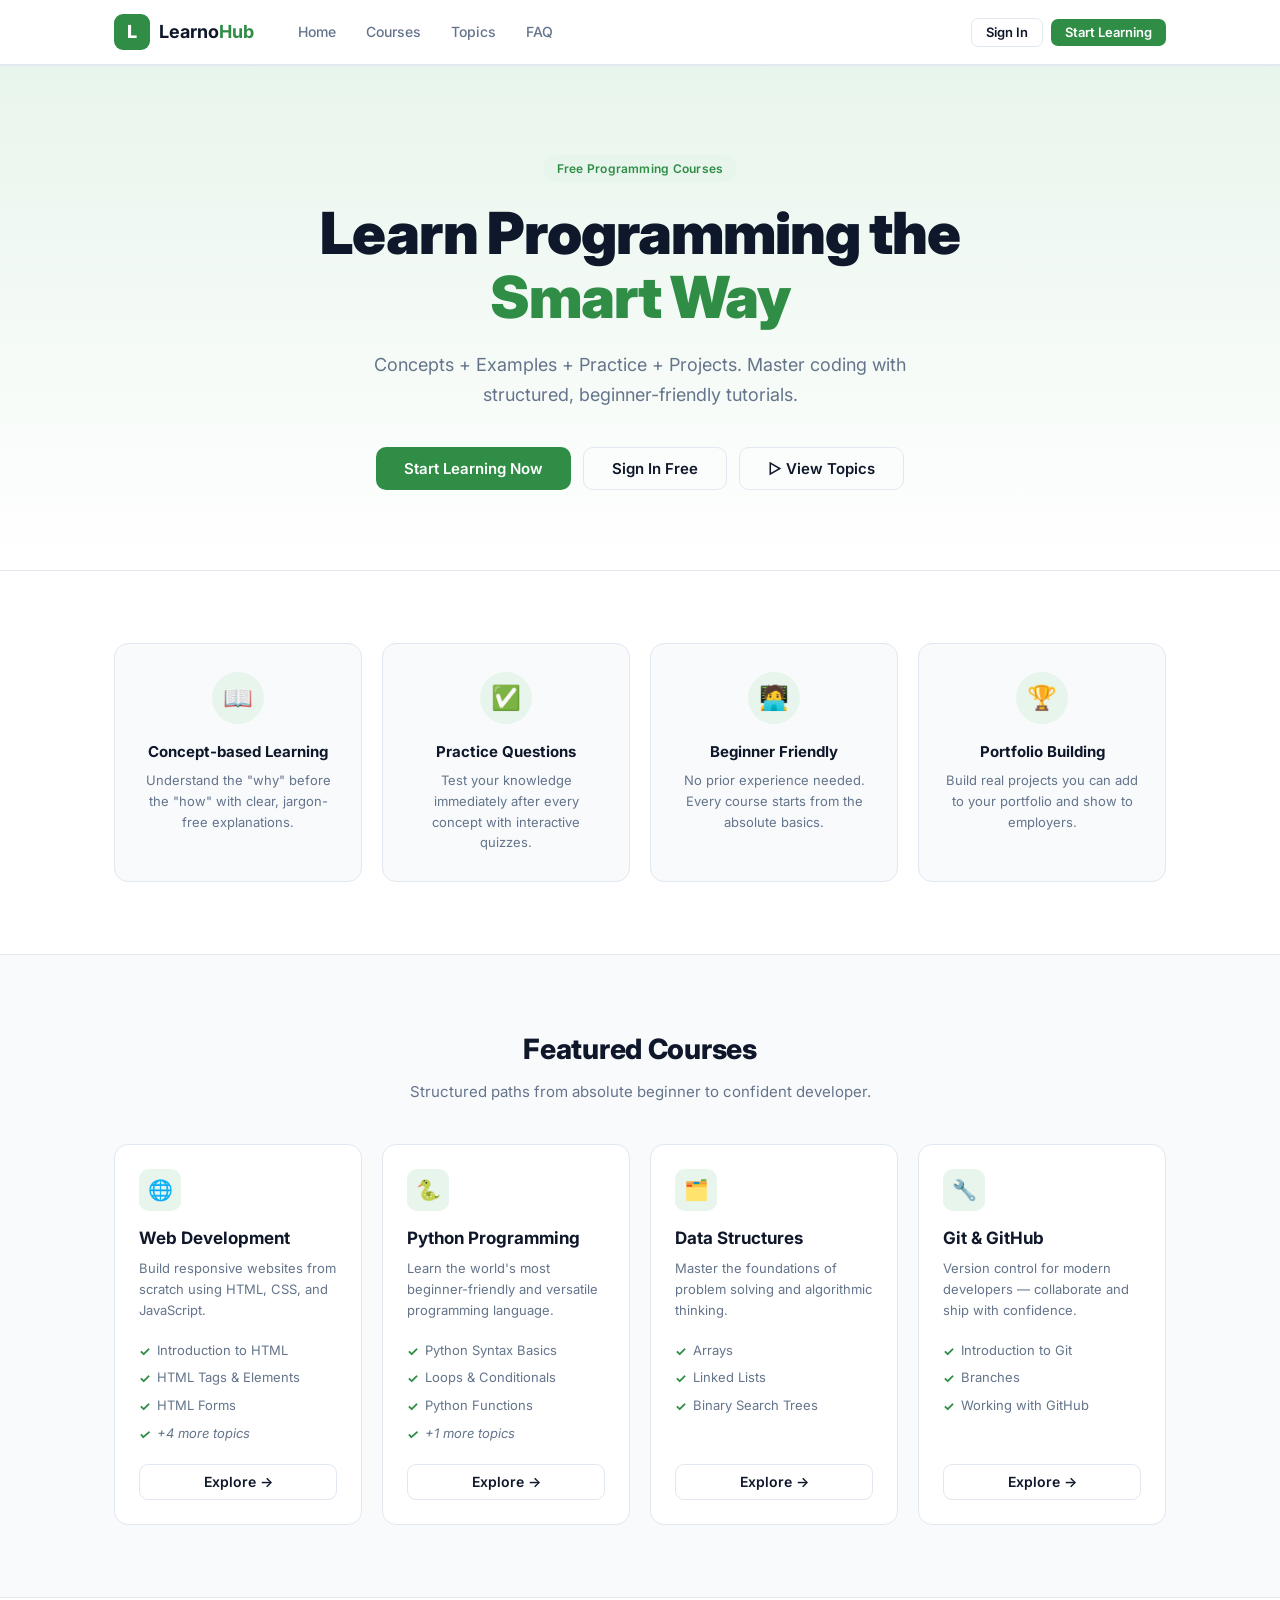
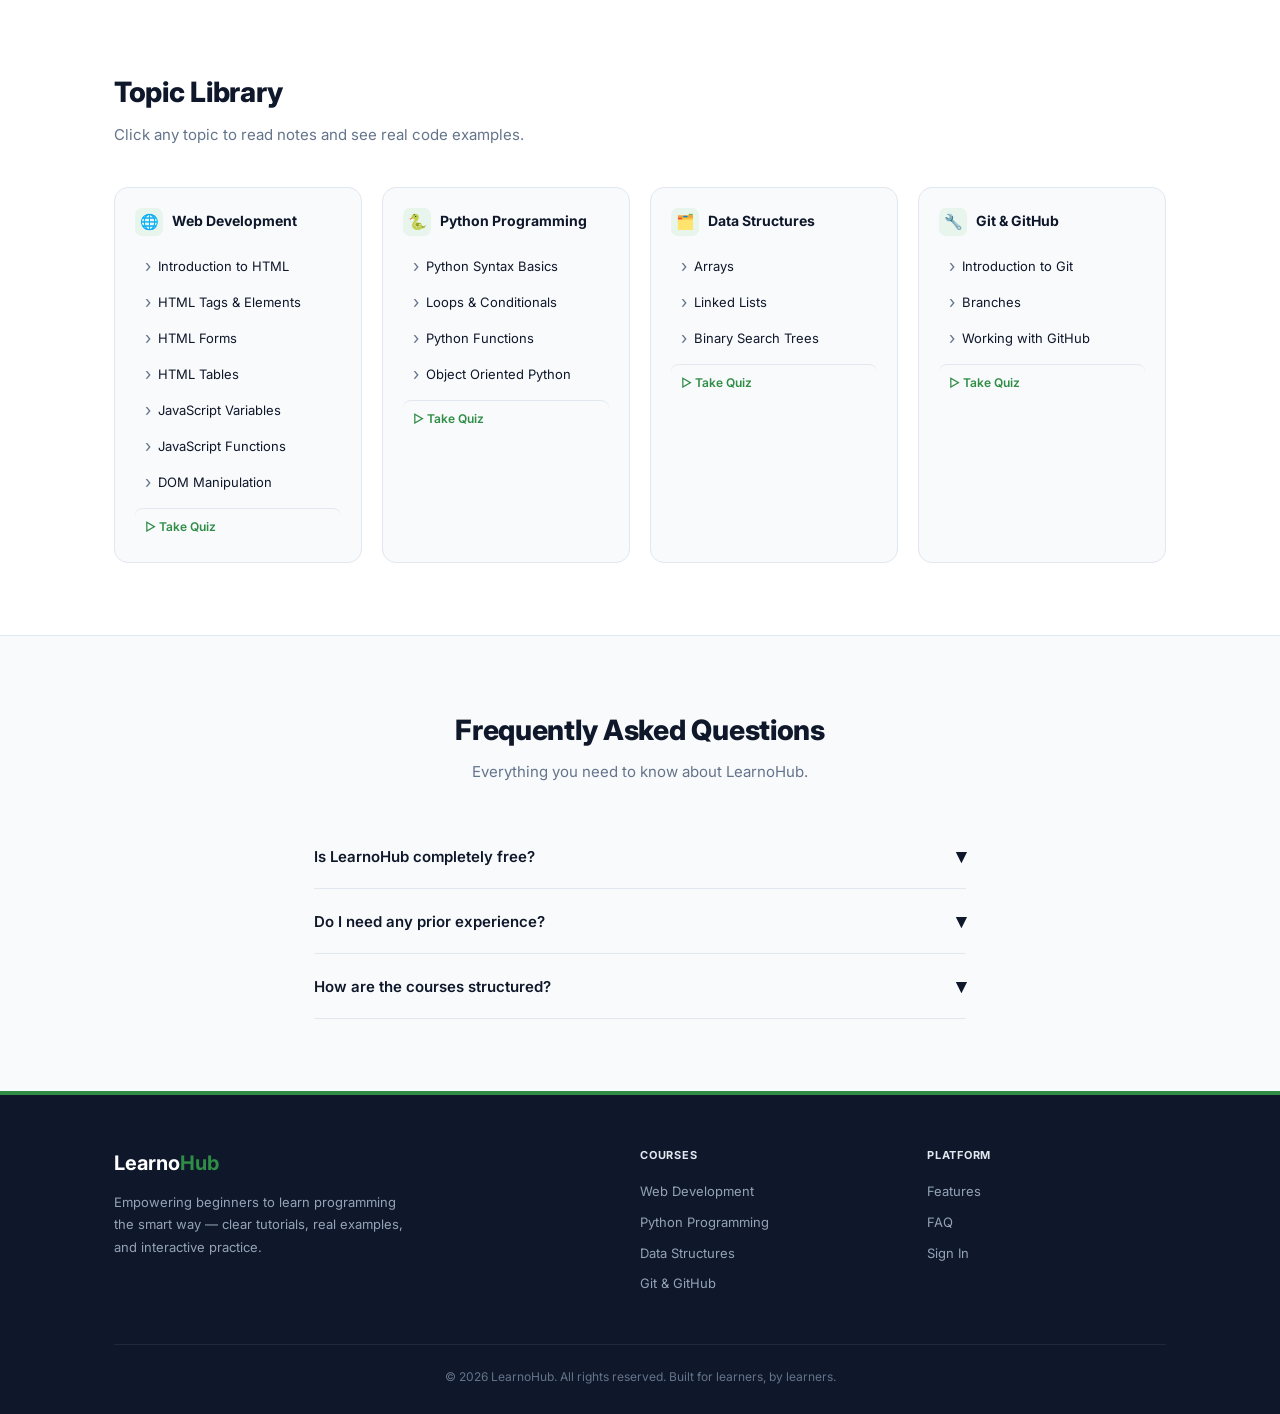
<file: index.html>
<!DOCTYPE html>
<html lang="en">
<head>
  <meta charset="UTF-8" />
  <meta name="viewport" content="width=device-width, initial-scale=1.0" />
  <title>LearnoHub — Learn Programming the Smart Way</title>
  <link rel="preconnect" href="https://fonts.googleapis.com">
  <link rel="preconnect" href="https://fonts.gstatic.com" crossorigin>
  <link href="https://fonts.googleapis.com/css2?family=Inter:wght@400;500;600;700;800;900&family=Fira+Code:wght@400;500&display=swap" rel="stylesheet">
  <style>
    /* ── Reset ── */
    *, *::before, *::after { box-sizing: border-box; margin: 0; padding: 0; }
    html { scroll-behavior: smooth; }

    /* ── Variables ── */
    :root {
      --green:       #2f8d46;
      --green-dark:  #1e6330;
      --green-light: #e8f5ec;
      --green-mid:   #c6e8cf;
      --white:       #ffffff;
      --bg:          #f8fafc;
      --border:      #e2e8f0;
      --text:        #0f172a;
      --muted:       #64748b;
      --card-bg:     #ffffff;
      --code-bg:     #1e1e1e;
      --code-head:   #2d2d2d;
      --r:           12px;
      --sh:          0 1px 3px rgba(0,0,0,.06), 0 1px 2px rgba(0,0,0,.04);
      --sh-md:       0 4px 16px rgba(0,0,0,.08), 0 1px 4px rgba(0,0,0,.04);
      --sh-lg:       0 10px 40px rgba(0,0,0,.10);
      --tr:          .2s ease;
    }

    body {
      font-family: 'Inter', system-ui, sans-serif;
      background: var(--bg);
      color: var(--text);
      line-height: 1.6;
      font-size: 15px;
      -webkit-font-smoothing: antialiased;
    }

    /* ── Utilities ── */
    .hidden   { display: none !important; }
    .con      { max-width: 1100px; margin: 0 auto; padding: 0 24px; }
    .g        { color: var(--green); }
    .badge    { display: inline-block; padding: 4px 14px; border-radius: 999px;
                font-size: 12px; font-weight: 600; letter-spacing: .02em;
                background: var(--green-light); color: var(--green); }

    /* ═══════════════════════════════
       NAVBAR
    ═══════════════════════════════ */
    nav {
      position: sticky; top: 0; z-index: 200;
      background: rgba(255,255,255,.95);
      backdrop-filter: blur(10px);
      border-bottom: 1px solid var(--border);
      box-shadow: 0 1px 0 var(--border);
      transition: box-shadow var(--tr);
    }
    nav.scrolled { box-shadow: var(--sh-md); }
    .nav-in {
      display: flex; align-items: center; height: 64px; gap: 32px;
    }
    .logo {
      display: flex; align-items: center; gap: 9px;
      cursor: pointer; flex-shrink: 0; text-decoration: none;
    }
    .logo-icon {
      width: 36px; height: 36px; border-radius: 9px;
      background: var(--green); color: #fff;
      font-weight: 800; font-size: 18px;
      display: flex; align-items: center; justify-content: center;
    }
    .logo-name { font-weight: 700; font-size: 18px; color: var(--text); }
    .logo-name span { color: var(--green); }

    .nav-links {
      display: flex; align-items: center; gap: 6px; flex: 1;
    }
    .nav-links a {
      padding: 7px 12px; border-radius: 7px;
      font-size: 14px; font-weight: 500; color: var(--muted);
      cursor: pointer; transition: background var(--tr), color var(--tr);
      text-decoration: none; white-space: nowrap;
    }
    .nav-links a:hover { background: var(--bg); color: var(--text); }

    .nav-actions { display: flex; align-items: center; gap: 8px; flex-shrink: 0; }
    #nav-welcome {
      font-size: 13px; font-weight: 600; color: var(--green);
      background: var(--green-light); padding: 5px 13px; border-radius: 999px;
    }
    #btn-logout {
      font-size: 12px; font-weight: 500; color: var(--muted);
      background: none; border: none; cursor: pointer; padding: 5px 8px;
      border-radius: 6px; transition: color var(--tr), background var(--tr);
    }
    #btn-logout:hover { color: #ef4444; background: #fef2f2; }

    .hamburger { display: none; background: none; border: none; cursor: pointer; padding: 6px; }
    .hamburger span {
      display: block; width: 22px; height: 2px;
      background: var(--text); border-radius: 2px; margin: 5px 0;
      transition: all .3s;
    }
    #mob-menu {
      display: none; flex-direction: column; gap: 2px;
      background: var(--white); border-top: 1px solid var(--border);
      padding: 10px 16px 14px;
    }
    #mob-menu a {
      padding: 10px 12px; border-radius: 8px;
      font-size: 14px; font-weight: 500; color: var(--text);
      cursor: pointer; transition: background var(--tr);
    }
    #mob-menu a:hover { background: var(--bg); }

    /* ═══════════════════════════════
       BUTTONS
    ═══════════════════════════════ */
    .btn {
      display: inline-flex; align-items: center; gap: 7px;
      padding: 10px 20px; border-radius: 9px;
      font-family: 'Inter', sans-serif; font-size: 14px; font-weight: 600;
      cursor: pointer; border: none; transition: all var(--tr);
      white-space: nowrap; text-decoration: none; line-height: 1;
    }
    .btn-primary { background: var(--green); color: #fff; }
    .btn-primary:hover { background: var(--green-dark); transform: translateY(-1px); box-shadow: 0 4px 12px rgba(47,141,70,.35); }
    .btn-outline {
      background: transparent; color: var(--text);
      border: 1.5px solid var(--border);
    }
    .btn-outline:hover { border-color: var(--green); color: var(--green); background: var(--green-light); }
    .btn-ghost { background: none; border: none; color: var(--muted); }
    .btn-ghost:hover { color: var(--green); }
    .btn-sm { padding: 7px 14px; font-size: 13px; border-radius: 7px; }
    .btn-lg { padding: 13px 28px; font-size: 15px; border-radius: 10px; }

    /* ═══════════════════════════════
       PAGE: LOGIN
    ═══════════════════════════════ */
    #page-login {
      min-height: calc(100vh - 64px);
      display: flex; align-items: center; justify-content: center;
      padding: 60px 24px;
      background: linear-gradient(135deg, var(--green-light) 0%, var(--white) 60%);
    }
    .login-box {
      width: 100%; max-width: 420px;
      background: var(--white); border: 1px solid var(--border);
      border-radius: 16px; box-shadow: var(--sh-lg);
      padding: 44px 40px;
    }
    .login-icon-wrap {
      width: 56px; height: 56px; border-radius: 14px;
      background: var(--green-light); color: var(--green);
      font-size: 26px; display: flex; align-items: center; justify-content: center;
      margin: 0 auto 20px;
    }
    .login-box h2 { text-align: center; font-size: 22px; font-weight: 800; margin-bottom: 6px; }
    .login-box .sub { text-align: center; color: var(--muted); font-size: 14px; margin-bottom: 28px; }
    .field { margin-bottom: 16px; }
    .field label { display: block; font-size: 13px; font-weight: 600; margin-bottom: 6px; }
    .field input {
      width: 100%; padding: 10px 14px;
      border: 1.5px solid var(--border); border-radius: 8px;
      font-family: 'Inter', sans-serif; font-size: 14px;
      outline: none; transition: border var(--tr), box-shadow var(--tr);
      background: var(--white); color: var(--text);
    }
    .field input:focus { border-color: var(--green); box-shadow: 0 0 0 3px rgba(47,141,70,.12); }
    .field input.err-input { border-color: #ef4444; }
    .field .err { color: #ef4444; font-size: 12px; margin-top: 4px; }
    .login-note { text-align: center; font-size: 12px; color: var(--muted); margin-top: 16px; }

    /* ═══════════════════════════════
       PAGE: HOME — HERO
    ═══════════════════════════════ */
    #welcome-bar {
      background: var(--green); color: #fff;
      text-align: center; padding: 11px 20px;
      font-size: 13px; font-weight: 600;
    }

    .hero {
      padding: 90px 24px 80px;
      background: linear-gradient(180deg, var(--green-light) 0%, var(--white) 100%);
      border-bottom: 1px solid var(--border);
      text-align: center;
    }
    .hero .badge { margin-bottom: 22px; }
    .hero h1 {
      font-size: clamp(30px, 6vw, 58px);
      font-weight: 900; line-height: 1.1;
      letter-spacing: -.02em; margin-bottom: 20px;
    }
    .hero p {
      font-size: clamp(15px, 2vw, 18px); color: var(--muted);
      max-width: 580px; margin: 0 auto 36px; line-height: 1.7;
    }
    .hero-btns { display: flex; gap: 12px; justify-content: center; flex-wrap: wrap; }

    /* ═══════════════════════════════
       SECTION SHELL
    ═══════════════════════════════ */
    .sec { padding: 72px 24px; }
    .sec-title { font-size: 28px; font-weight: 800; margin-bottom: 8px; letter-spacing: -.01em; }
    .sec-sub { color: var(--muted); font-size: 15px; margin-bottom: 40px; }

    /* ═══════════════════════════════
       FEATURES
    ═══════════════════════════════ */
    #sec-features { background: var(--white); border-bottom: 1px solid var(--border); }
    .feat-grid { display: grid; grid-template-columns: repeat(auto-fit, minmax(220px, 1fr)); gap: 20px; }
    .feat-card {
      padding: 28px 24px; border-radius: 14px;
      background: var(--bg); border: 1px solid var(--border);
      text-align: center;
      transition: transform var(--tr), box-shadow var(--tr), border-color var(--tr);
    }
    .feat-card:hover { transform: translateY(-4px); box-shadow: var(--sh-md); border-color: var(--green-mid); }
    .feat-icon {
      width: 52px; height: 52px; border-radius: 50%;
      background: var(--green-light); color: var(--green);
      font-size: 24px; display: flex; align-items: center; justify-content: center;
      margin: 0 auto 16px;
    }
    .feat-card h3 { font-size: 15px; font-weight: 700; margin-bottom: 6px; }
    .feat-card p  { font-size: 13px; color: var(--muted); line-height: 1.6; }

    /* ═══════════════════════════════
       COURSES
    ═══════════════════════════════ */
    #sec-courses { background: var(--bg); border-bottom: 1px solid var(--border); }
    .courses-grid { display: grid; grid-template-columns: repeat(auto-fit, minmax(240px, 1fr)); gap: 20px; }
    .course-card {
      background: var(--white); border: 1.5px solid var(--border);
      border-radius: 14px; padding: 24px;
      display: flex; flex-direction: column;
      transition: border-color var(--tr), box-shadow var(--tr), transform var(--tr);
    }
    .course-card:hover { border-color: var(--green); box-shadow: var(--sh-md); transform: translateY(-3px); }
    .course-icon {
      width: 42px; height: 42px; border-radius: 10px;
      background: var(--green-light); color: var(--green);
      font-size: 20px; display: flex; align-items: center; justify-content: center;
      margin-bottom: 14px;
    }
    .course-card h3 { font-size: 17px; font-weight: 700; margin-bottom: 6px; }
    .course-card .desc { font-size: 13px; color: var(--muted); margin-bottom: 16px; line-height: 1.6; }
    .course-topics-ul { list-style: none; margin-bottom: 16px; flex: 1; }
    .course-topics-ul li {
      font-size: 13px; color: var(--muted); padding: 3px 0;
      display: flex; align-items: flex-start; gap: 7px;
    }
    .course-topics-ul li::before {
      content: "✓"; color: var(--green); font-weight: 700; flex-shrink: 0; margin-top: 1px;
    }
    .course-score-pill {
      font-size: 11px; font-weight: 600; color: var(--green);
      background: var(--green-light); padding: 3px 10px;
      border-radius: 999px; margin-bottom: 14px; display: inline-block;
    }

    /* ═══════════════════════════════
       TOPICS OVERVIEW
    ═══════════════════════════════ */
    #sec-topics { background: var(--white); border-bottom: 1px solid var(--border); }
    .topics-grid { display: grid; grid-template-columns: repeat(auto-fit, minmax(230px, 1fr)); gap: 20px; }
    .topic-col {
      background: var(--bg); border: 1px solid var(--border);
      border-radius: 14px; padding: 20px; overflow: hidden;
    }
    .topic-col-hd {
      display: flex; align-items: center; gap: 9px;
      font-weight: 700; font-size: 14px; margin-bottom: 12px;
    }
    .topic-col-icon {
      width: 28px; height: 28px; border-radius: 7px;
      background: var(--green-light); color: var(--green);
      font-size: 15px; display: flex; align-items: center; justify-content: center;
    }
    .t-link {
      display: flex; align-items: center; gap: 7px; width: 100%;
      padding: 8px 10px; border-radius: 8px; border: none; background: none;
      font-family: 'Inter', sans-serif; font-size: 13px; color: var(--text);
      cursor: pointer; text-align: left; transition: background var(--tr), color var(--tr);
    }
    .t-link::before { content: "›"; color: var(--muted); font-size: 17px; }
    .t-link:hover { background: var(--green-light); color: var(--green); }
    .t-link:hover::before { color: var(--green); }
    .q-link {
      display: flex; align-items: center; gap: 7px; width: 100%;
      margin-top: 8px; padding: 8px 10px; border-radius: 8px;
      border: none; background: none; border-top: 1px solid var(--border);
      font-family: 'Inter', sans-serif; font-size: 12px; font-weight: 600; color: var(--green);
      cursor: pointer; padding-top: 10px; transition: background var(--tr);
    }
    .q-link:hover { background: var(--green-light); }

    /* ═══════════════════════════════
       FAQ
    ═══════════════════════════════ */
    #sec-faq { background: var(--bg); }
    .faq-wrap { max-width: 700px; margin: 0 auto; }
    .faq-item { border-bottom: 1px solid var(--border); }
    .faq-q {
      width: 100%; text-align: left; background: none; border: none;
      padding: 20px 0; font-family: 'Inter', sans-serif; font-size: 15px; font-weight: 600;
      color: var(--text); cursor: pointer;
      display: flex; justify-content: space-between; align-items: center; gap: 16px;
    }
    .faq-q:hover { color: var(--green); }
    .faq-q .arr { font-size: 20px; transition: transform .25s; flex-shrink: 0; }
    .faq-q.open .arr { transform: rotate(180deg); }
    .faq-a { font-size: 14px; color: var(--muted); padding-bottom: 18px; display: none; line-height: 1.7; }

    /* ═══════════════════════════════
       PAGE: COURSE
    ═══════════════════════════════ */
    .course-hero {
      padding: 52px 24px 44px;
      background: linear-gradient(180deg, var(--green-light) 0%, var(--white) 100%);
      border-bottom: 1px solid var(--border);
    }
    .back-btn {
      display: inline-flex; align-items: center; gap: 5px;
      background: none; border: none; font-family: 'Inter', sans-serif;
      font-size: 13px; color: var(--muted); cursor: pointer;
      padding: 6px 0; margin-bottom: 18px;
      transition: color var(--tr);
    }
    .back-btn:hover { color: var(--green); }
    .course-hero h1 { font-size: clamp(24px, 4vw, 42px); font-weight: 900; letter-spacing: -.02em; margin: 10px 0 10px; }
    .course-hero p  { color: var(--muted); font-size: 15px; max-width: 580px; margin-bottom: 26px; line-height: 1.7; }
    .c-btns { display: flex; gap: 10px; flex-wrap: wrap; }

    .topics-sec { padding: 44px 24px 60px; }
    .topics-sec h2 { font-size: 20px; font-weight: 700; margin-bottom: 6px; }
    .topics-sec .sub2 { color: var(--muted); font-size: 13px; margin-bottom: 22px; }
    .t-list { display: flex; flex-direction: column; gap: 10px; }
    .t-row {
      display: flex; align-items: center; justify-content: space-between;
      padding: 18px 20px; background: var(--white);
      border: 1.5px solid var(--border); border-radius: 12px;
      cursor: pointer; transition: all var(--tr);
    }
    .t-row:hover { border-color: var(--green); background: var(--green-light); transform: translateX(3px); }
    .t-row-l { display: flex; align-items: center; gap: 14px; }
    .t-num {
      width: 36px; height: 36px; border-radius: 9px;
      background: var(--green-light); color: var(--green);
      font-weight: 700; font-size: 14px;
      display: flex; align-items: center; justify-content: center; flex-shrink: 0;
      transition: background var(--tr), color var(--tr);
    }
    .t-row:hover .t-num { background: var(--green); color: #fff; }
    .t-row-info h4 { font-size: 14px; font-weight: 600; margin-bottom: 2px; }
    .t-row-info p  { font-size: 12px; color: var(--muted); }
    .t-arr { color: var(--muted); font-size: 22px; transition: transform var(--tr), color var(--tr); }
    .t-row:hover .t-arr { transform: translateX(4px); color: var(--green); }

    .quiz-cta {
      margin-top: 32px; padding: 24px 28px; border-radius: 14px;
      background: var(--green-light); border: 1px solid var(--green-mid);
      display: flex; align-items: center; gap: 16px; flex-wrap: wrap;
    }
    .quiz-cta-txt h3 { font-size: 16px; font-weight: 700; margin-bottom: 3px; }
    .quiz-cta-txt p  { font-size: 13px; color: #2e6b3e; }
    .quiz-cta .btn { margin-left: auto; }

    /* ═══════════════════════════════
       PAGE: TOPIC / NOTES
    ═══════════════════════════════ */
    .topic-layout {
      display: flex; gap: 28px; padding: 40px 24px;
      max-width: 1100px; margin: 0 auto; align-items: flex-start;
    }
    .t-sidebar { width: 240px; flex-shrink: 0; position: sticky; top: 80px; }
    .sidebar-box {
      background: var(--white); border: 1px solid var(--border);
      border-radius: 12px; padding: 16px; overflow: hidden;
    }
    .sb-label {
      font-size: 11px; font-weight: 700; text-transform: uppercase;
      letter-spacing: .07em; color: var(--muted); margin-bottom: 10px; padding: 0 6px;
    }
    .sb-item {
      display: flex; align-items: center; gap: 7px; width: 100%;
      padding: 9px 10px; border-radius: 8px; border: none; background: none;
      font-family: 'Inter', sans-serif; font-size: 13px; color: var(--text);
      cursor: pointer; text-align: left; transition: all var(--tr);
    }
    .sb-item:hover { background: var(--green-light); color: var(--green); }
    .sb-item.active { background: var(--green-light); color: var(--green); font-weight: 600; }
    .sb-item .dot { width: 6px; height: 6px; border-radius: 50%; background: var(--green); flex-shrink: 0; }
    .sb-quiz {
      display: flex; align-items: center; gap: 7px; width: 100%;
      padding: 9px 10px; margin-top: 8px; padding-top: 12px;
      border-top: 1px solid var(--border); border: none; background: none;
      font-family: 'Inter', sans-serif; font-size: 13px; font-weight: 600; color: var(--green);
      cursor: pointer; border-radius: 0 0 8px 8px;
      transition: background var(--tr);
    }
    .sb-quiz:hover { background: var(--green-light); }

    .notes-wrap { flex: 1; min-width: 0; }
    .breadcrumb {
      display: flex; align-items: center; gap: 6px;
      font-size: 12px; color: var(--muted); margin-bottom: 18px;
    }
    .breadcrumb span { cursor: pointer; transition: color var(--tr); }
    .breadcrumb span:hover { color: var(--green); }
    .bc-sep { color: var(--border); user-select: none; }

    .notes-card { background: var(--white); border: 1px solid var(--border); border-radius: 14px; overflow: hidden; box-shadow: var(--sh); }
    .notes-hd { padding: 28px 32px; border-bottom: 1px solid var(--border); background: var(--bg); }
    .notes-hd h1 { font-size: clamp(20px, 3vw, 30px); font-weight: 800; letter-spacing: -.01em; margin: 10px 0 8px; }
    .notes-hd p { color: var(--muted); font-size: 14px; }
    .notes-body { padding: 32px; }
    .explanation { font-size: 15px; line-height: 1.8; color: var(--text); margin-bottom: 28px; }
    .notes-body h3 { font-size: 17px; font-weight: 700; margin-bottom: 14px; }

    .code-block { border-radius: 10px; overflow: hidden; border: 1px solid #2d2d2d; margin-bottom: 24px; }
    .code-hd {
      display: flex; align-items: center; justify-content: space-between;
      padding: 10px 16px; background: var(--code-head);
    }
    .dots { display: flex; gap: 6px; }
    .dots span { width: 12px; height: 12px; border-radius: 50%; }
    .d1 { background: #ff5f56; }
    .d2 { background: #ffbd2e; }
    .d3 { background: #27c93f; }
    .c-fname { font-size: 12px; color: #9ca3af; font-family: 'Fira Code', monospace; }
    .code-block pre {
      background: var(--code-bg); color: #d4d4d4;
      padding: 22px; font-size: 13px; font-family: 'Fira Code', 'Courier New', monospace;
      overflow-x: auto; line-height: 1.75; margin: 0;
    }

    .tip-box {
      background: var(--green-light); border-left: 4px solid var(--green);
      border-radius: 0 10px 10px 0; padding: 15px 18px; margin-bottom: 24px;
    }
    .tip-box strong { display: block; color: var(--green); font-size: 11px;
      text-transform: uppercase; letter-spacing: .07em; margin-bottom: 5px; }
    .tip-box p { font-size: 13px; color: #2e6b3e; line-height: 1.65; }

    .notes-nav {
      display: flex; justify-content: space-between; align-items: center;
      padding: 20px 32px; border-top: 1px solid var(--border); gap: 12px; flex-wrap: wrap;
    }
    .nav-btn {
      display: flex; align-items: center; gap: 6px; background: none; border: none;
      cursor: pointer; font-family: 'Inter', sans-serif; font-size: 13px; color: var(--muted);
      padding: 8px 12px; border-radius: 8px; transition: all var(--tr); text-align: left;
    }
    .nav-btn:hover { background: var(--green-light); color: var(--green); }
    .nav-btn small { display: block; font-size: 11px; font-weight: 500; color: var(--muted); }

    /* ═══════════════════════════════
       PAGE: QUIZ
    ═══════════════════════════════ */
    #page-quiz { padding: 44px 24px 80px; max-width: 680px; margin: 0 auto; }
    .quiz-hd { margin-bottom: 28px; }
    .quiz-hd h1 { font-size: 26px; font-weight: 800; letter-spacing: -.01em; margin: 10px 0 6px; }
    .quiz-hd p  { color: var(--muted); font-size: 14px; }

    .prog-wrap { margin-bottom: 22px; }
    .prog-info { display: flex; justify-content: space-between; font-size: 12px; color: var(--muted); margin-bottom: 8px; font-weight: 500; }
    .prog-bar  { height: 6px; background: var(--border); border-radius: 999px; overflow: hidden; }
    .prog-fill { height: 100%; background: var(--green); border-radius: 999px; transition: width .4s ease; }

    .q-card { background: var(--white); border: 1px solid var(--border); border-radius: 14px; overflow: hidden; margin-bottom: 20px; box-shadow: var(--sh); }
    .q-top { background: var(--bg); border-bottom: 1px solid var(--border); padding: 22px 26px; }
    .q-top h2 { font-size: 16px; font-weight: 600; line-height: 1.5; }
    .opts { padding: 20px 26px; display: flex; flex-direction: column; gap: 10px; }
    .opt-btn {
      display: flex; align-items: center; gap: 12px; width: 100%;
      padding: 13px 16px; border-radius: 10px;
      border: 1.5px solid var(--border); background: var(--white);
      font-family: 'Inter', sans-serif; font-size: 14px; cursor: pointer;
      transition: all var(--tr); text-align: left; line-height: 1.4;
    }
    .opt-btn:hover:not(.sel) { border-color: var(--green-mid); background: var(--green-light); }
    .opt-btn.sel { border-color: var(--green); background: var(--green-light); color: var(--green); font-weight: 600; }
    .opt-radio {
      width: 20px; height: 20px; border-radius: 50%;
      border: 2px solid var(--border); flex-shrink: 0;
      display: flex; align-items: center; justify-content: center;
      transition: all var(--tr);
    }
    .opt-btn.sel .opt-radio { border-color: var(--green); background: var(--green); }
    .opt-btn.sel .opt-radio::after { content: ''; width: 8px; height: 8px; border-radius: 50%; background: #fff; }
    .q-footer {
      display: flex; justify-content: space-between; align-items: center;
      padding: 16px 26px; border-top: 1px solid var(--border); gap: 10px;
    }

    .dot-nav { display: flex; gap: 8px; justify-content: center; flex-wrap: wrap; margin-bottom: 10px; }
    .q-dot {
      width: 32px; height: 32px; border-radius: 50%; border: none;
      font-size: 12px; font-weight: 700; cursor: pointer; transition: all var(--tr);
      font-family: 'Inter', sans-serif;
      background: var(--border); color: var(--muted);
    }
    .q-dot.ans { background: var(--green-light); color: var(--green); }
    .q-dot.cur { background: var(--green); color: #fff; }
    .q-hint { text-align: center; font-size: 12px; color: var(--muted); margin-bottom: 18px; }

    /* Result */
    .result-box { background: var(--white); border: 1px solid var(--border); border-radius: 16px; padding: 48px 36px; text-align: center; box-shadow: var(--sh-md); }
    .res-icon { font-size: 60px; margin-bottom: 16px; }
    .result-box h2 { font-size: 28px; font-weight: 800; margin-bottom: 8px; }
    .score-line { font-size: 17px; color: var(--muted); margin-bottom: 6px; }
    .feed-line  { font-size: 14px; font-weight: 600; margin-bottom: 28px; }
    .score-bar-w { height: 10px; background: var(--border); border-radius: 999px; overflow: hidden; margin-bottom: 36px; }
    .score-bar-f { height: 100%; background: var(--green); border-radius: 999px; transition: width 1.1s ease; }
    .review-list { text-align: left; display: flex; flex-direction: column; gap: 10px; margin-bottom: 28px; }
    .r-item { padding: 13px 16px; border-radius: 10px; font-size: 13px; }
    .r-item.ok  { background: #f0fdf4; border: 1px solid #86efac; }
    .r-item.bad { background: #fff1f2; border: 1px solid #fca5a5; }
    .r-item strong { display: block; color: var(--text); margin-bottom: 4px; font-weight: 600; }
    .r-item .verd { font-weight: 600; }
    .r-item.ok  .verd { color: #16a34a; }
    .r-item.bad .verd { color: #dc2626; }
    .res-btns { display: flex; gap: 12px; justify-content: center; flex-wrap: wrap; }

    /* ═══════════════════════════════
       FOOTER
    ═══════════════════════════════ */
    footer {
      background: #0f172a; color: #cbd5e1;
      padding: 52px 24px 28px;
      border-top: 4px solid var(--green);
    }
    .ft-grid { display: grid; grid-template-columns: 2fr 1fr 1fr; gap: 48px; margin-bottom: 40px; }
    .ft-brand .logo-name { color: #fff; font-size: 20px; }
    .ft-brand p { font-size: 13px; color: #94a3b8; margin-top: 12px; max-width: 300px; line-height: 1.7; }
    .ft-col h4 { font-size: 11px; font-weight: 700; text-transform: uppercase;
      letter-spacing: .07em; color: #e2e8f0; margin-bottom: 16px; }
    .ft-col a { display: block; font-size: 13px; color: #94a3b8;
      cursor: pointer; margin-bottom: 10px; transition: color var(--tr); }
    .ft-col a:hover { color: var(--green); }
    .ft-bottom { border-top: 1px solid #1e293b; padding-top: 22px;
      text-align: center; font-size: 12px; color: #64748b; }

    /* ═══════════════════════════════
       RESPONSIVE
    ═══════════════════════════════ */
    @media (max-width: 780px) {
      .nav-links, .nav-actions { display: none; }
      .hamburger { display: block; }
      .ft-grid { grid-template-columns: 1fr; gap: 28px; }
      .topic-layout { flex-direction: column; padding: 24px 16px; }
      .t-sidebar { width: 100%; position: static; }
      .quiz-cta .btn { margin-left: 0; width: 100%; justify-content: center; }
      .login-box { padding: 32px 24px; }
      .notes-hd, .notes-body, .notes-nav { padding: 20px; }
    }
    @media (max-width: 480px) {
      .hero { padding: 60px 16px 52px; }
      .sec  { padding: 52px 16px; }
      .topics-sec, .course-hero { padding-left: 16px; padding-right: 16px; }
    }
  </style>
</head>
<body>

<!-- ══════════ NAVBAR ══════════ -->
<nav id="navbar">
  <div class="con nav-in">
    <div class="logo" onclick="goHome()">
      <div class="logo-icon">L</div>
      <div class="logo-name">Learno<span>Hub</span></div>
    </div>
    <div class="nav-links">
      <a onclick="goHome()">Home</a>
      <a onclick="goHome(); toSec('sec-courses')">Courses</a>
      <a onclick="goHome(); toSec('sec-topics')">Topics</a>
      <a onclick="goHome(); toSec('sec-faq')">FAQ</a>
    </div>
    <div class="nav-actions">
      <span id="nav-welcome" class="hidden"></span>
      <button id="btn-logout" class="hidden" onclick="logout()">↩ Logout</button>
      <button id="btn-signin" class="btn btn-outline btn-sm" onclick="showPage('login')">Sign In</button>
      <button class="btn btn-primary btn-sm" onclick="goHome(); toSec('sec-courses')">Start Learning</button>
    </div>
    <button class="hamburger" onclick="toggleMob()">
      <span></span><span></span><span></span>
    </button>
  </div>
  <div id="mob-menu">
    <a onclick="goHome(); closeMob()">Home</a>
    <a onclick="goHome(); toSec('sec-courses'); closeMob()">Courses</a>
    <a onclick="goHome(); toSec('sec-topics'); closeMob()">Topics</a>
    <a onclick="goHome(); toSec('sec-faq'); closeMob()">FAQ</a>
    <a onclick="showPage('login'); closeMob()">Sign In</a>
  </div>
</nav>

<!-- ══════════ PAGE: LOGIN ══════════ -->
<div id="page-login" class="hidden">
  <div style="background:linear-gradient(135deg,var(--green-light) 0%,var(--white) 60%); min-height:calc(100vh - 64px); display:flex; align-items:center; justify-content:center; padding:60px 24px;">
    <div class="login-box">
      <div class="login-icon-wrap">📚</div>
      <h2>Join LearnoHub</h2>
      <p class="sub">Enter your details to start learning for free.</p>
      <div class="field">
        <label for="f-name">Full Name</label>
        <input type="text" id="f-name" placeholder="e.g. Alice Johnson" />
        <div class="err hidden" id="e-name">Please enter your name.</div>
      </div>
      <div class="field">
        <label for="f-email">Email Address</label>
        <input type="email" id="f-email" placeholder="you@example.com" />
        <div class="err hidden" id="e-email">Please enter a valid email.</div>
      </div>
      <button class="btn btn-primary btn-lg" style="width:100%;justify-content:center;" onclick="doLogin()">
        Start Learning →
      </button>
      <p class="login-note">No password needed. We personalise your experience with your name.</p>
    </div>
  </div>
</div>

<!-- ══════════ PAGE: HOME ══════════ -->
<div id="page-home">
  <div id="welcome-bar" class="hidden"></div>

  <!-- Hero -->
  <section class="hero">
    <div class="con" style="max-width:780px;">
      <span class="badge" style="margin-bottom:20px;display:inline-block;">Free Programming Courses</span>
      <h1>Learn Programming the <span class="g">Smart Way</span></h1>
      <p>Concepts + Examples + Practice + Projects. Master coding with structured, beginner-friendly tutorials.</p>
      <div class="hero-btns">
        <button class="btn btn-primary btn-lg" onclick="toSec('sec-courses')">Start Learning Now</button>
        <button class="btn btn-outline btn-lg" id="hero-login" onclick="showPage('login')">Sign In Free</button>
        <button class="btn btn-outline btn-lg" onclick="toSec('sec-topics')">▷ View Topics</button>
      </div>
    </div>
  </section>

  <!-- Features -->
  <section class="sec" id="sec-features">
    <div class="con">
      <div class="feat-grid">
        <div class="feat-card">
          <div class="feat-icon">📖</div>
          <h3>Concept-based Learning</h3>
          <p>Understand the "why" before the "how" with clear, jargon-free explanations.</p>
        </div>
        <div class="feat-card">
          <div class="feat-icon">✅</div>
          <h3>Practice Questions</h3>
          <p>Test your knowledge immediately after every concept with interactive quizzes.</p>
        </div>
        <div class="feat-card">
          <div class="feat-icon">🧑‍💻</div>
          <h3>Beginner Friendly</h3>
          <p>No prior experience needed. Every course starts from the absolute basics.</p>
        </div>
        <div class="feat-card">
          <div class="feat-icon">🏆</div>
          <h3>Portfolio Building</h3>
          <p>Build real projects you can add to your portfolio and show to employers.</p>
        </div>
      </div>
    </div>
  </section>

  <!-- Courses -->
  <section class="sec" id="sec-courses">
    <div class="con">
      <div style="text-align:center; margin-bottom:40px;">
        <h2 class="sec-title">Featured Courses</h2>
        <p class="sec-sub">Structured paths from absolute beginner to confident developer.</p>
      </div>
      <div class="courses-grid" id="courses-grid"></div>
    </div>
  </section>

  <!-- Topics -->
  <section class="sec" id="sec-topics">
    <div class="con">
      <h2 class="sec-title">Topic Library</h2>
      <p class="sec-sub">Click any topic to read notes and see real code examples.</p>
      <div class="topics-grid" id="topics-grid"></div>
    </div>
  </section>

  <!-- FAQ -->
  <section class="sec" id="sec-faq">
    <div class="con faq-wrap">
      <div style="text-align:center; margin-bottom:40px;">
        <h2 class="sec-title">Frequently Asked Questions</h2>
        <p class="sec-sub">Everything you need to know about LearnoHub.</p>
      </div>
      <div id="faq-list"></div>
    </div>
  </section>
</div>

<!-- ══════════ PAGE: COURSE ══════════ -->
<div id="page-course" class="hidden">
  <div class="course-hero">
    <div class="con">
      <button class="back-btn" onclick="goHome()">← Back to Courses</button>
      <span class="badge" id="c-badge"></span>
      <h1 id="c-title"></h1>
      <p id="c-desc"></p>
      <div class="c-btns">
        <button class="btn btn-primary" id="c-start-btn">📖 Start Learning</button>
        <button class="btn btn-outline" id="c-quiz-btn">▷ Take Quiz</button>
      </div>
    </div>
  </div>
  <div class="topics-sec">
    <div class="con">
      <h2>Topics in this Course</h2>
      <p class="sub2">Click any topic to read the notes and see code examples.</p>
      <div class="t-list" id="c-topics-list"></div>
      <div class="quiz-cta">
        <div style="font-size:32px;">🎯</div>
        <div class="quiz-cta-txt">
          <h3>Ready to test yourself?</h3>
          <p id="cta-txt"></p>
        </div>
        <button class="btn btn-primary" id="cta-btn">Start Quiz →</button>
      </div>
    </div>
  </div>
</div>

<!-- ══════════ PAGE: TOPIC ══════════ -->
<div id="page-topic" class="hidden">
  <div class="topic-layout">
    <aside class="t-sidebar">
      <div class="sidebar-box">
        <div class="sb-label" id="sb-course-name"></div>
        <div id="sb-topics"></div>
        <button class="sb-quiz" id="sb-quiz-btn">▷ Take the Quiz</button>
      </div>
    </aside>
    <div class="notes-wrap">
      <div class="breadcrumb">
        <span onclick="goHome()">Home</span>
        <span class="bc-sep">›</span>
        <span id="bc-course"></span>
        <span class="bc-sep">›</span>
        <span id="bc-topic" style="color:var(--text);font-weight:600;cursor:default;"></span>
      </div>
      <div class="notes-card">
        <div class="notes-hd">
          <span class="badge" id="t-badge"></span>
          <h1 id="t-title"></h1>
          <p id="t-sub"></p>
        </div>
        <div class="notes-body">
          <p class="explanation" id="t-exp"></p>
          <h3>Example Code</h3>
          <div class="code-block">
            <div class="code-hd">
              <div class="dots"><span class="d1"></span><span class="d2"></span><span class="d3"></span></div>
              <span class="c-fname" id="code-fname"></span>
            </div>
            <pre id="code-pre"></pre>
          </div>
          <div class="tip-box">
            <strong>Pro Tip</strong>
            <p id="t-tip"></p>
          </div>
        </div>
        <div class="notes-nav">
          <button class="nav-btn" id="prev-btn"></button>
          <button class="nav-btn" id="next-btn" style="text-align:right;margin-left:auto;"></button>
        </div>
      </div>
    </div>
  </div>
</div>

<!-- ══════════ PAGE: QUIZ ══════════ -->
<div id="page-quiz" class="hidden">
  <div id="q-view">
    <div class="quiz-hd">
      <button class="back-btn" id="q-back">← Back to Course</button>
      <span class="badge" id="q-badge"></span>
      <h1>Test Your Knowledge</h1>
      <p id="q-sub"></p>
    </div>
    <div class="prog-wrap">
      <div class="prog-info">
        <span id="q-counter"></span>
        <span id="q-answered"></span>
      </div>
      <div class="prog-bar"><div class="prog-fill" id="prog-fill"></div></div>
    </div>
    <div class="dot-nav" id="dot-nav"></div>
    <p class="q-hint" id="q-hint"></p>
    <div class="q-card">
      <div class="q-top"><h2 id="q-text"></h2></div>
      <div class="opts" id="opts"></div>
      <div class="q-footer">
        <button class="btn btn-outline" id="q-prev" onclick="qPrev()">← Previous</button>
        <button class="btn btn-primary" id="q-next" onclick="qNext()">Next →</button>
      </div>
    </div>
  </div>
  <div id="res-view" class="hidden">
    <div class="result-box">
      <div class="res-icon" id="res-icon"></div>
      <h2>Quiz Completed!</h2>
      <p class="score-line" id="res-score"></p>
      <p class="feed-line" id="res-feed"></p>
      <div class="score-bar-w"><div class="score-bar-f" id="score-bar" style="width:0"></div></div>
      <div class="review-list" id="review-list"></div>
      <div class="res-btns">
        <button class="btn btn-outline" onclick="retakeQ()">↺ Retake Quiz</button>
        <button class="btn btn-primary" id="res-back">📖 Back to Topics</button>
      </div>
    </div>
  </div>
</div>

<!-- ══════════ FOOTER ══════════ -->
<footer>
  <div class="con">
    <div class="ft-grid">
      <div class="ft-brand">
        <div class="logo-name">Learno<span style="color:var(--green)">Hub</span></div>
        <p>Empowering beginners to learn programming the smart way — clear tutorials, real examples, and interactive practice.</p>
      </div>
      <div class="ft-col">
        <h4>Courses</h4>
        <div id="ft-courses"></div>
      </div>
      <div class="ft-col">
        <h4>Platform</h4>
        <a onclick="toSec('sec-features')">Features</a>
        <a onclick="toSec('sec-faq')">FAQ</a>
        <a onclick="showPage('login')">Sign In</a>
      </div>
    </div>
    <div class="ft-bottom">© <span id="yr"></span> LearnoHub. All rights reserved. Built for learners, by learners.</div>
  </div>
</footer>

<script>
/* ══ DATA ══════════════════════════════════════════════════════════════ */
const COURSES = [
  {
    id:'web-dev', title:'Web Development', icon:'🌐',
    desc:'Build responsive websites from scratch using HTML, CSS, and JavaScript.',
    topics:[
      { id:'html-intro', title:'Introduction to HTML',
        exp:'HTML (HyperText Markup Language) is the standard language for creating web pages. It describes the structure of a page using elements. Every web page you have visited was built with HTML at its core.',
        file:'index.html',
        code:`<!DOCTYPE html>\n<html lang="en">\n<head>\n  <title>My First Page</title>\n</head>\n<body>\n  <h1>Hello, World!</h1>\n  <p>This is my first HTML page.</p>\n</body>\n</html>`,
        tip:'The <!DOCTYPE html> declaration tells the browser what version of HTML the page uses. Always include it as the very first line.' },
      { id:'html-tags', title:'HTML Tags & Elements',
        exp:'HTML tags are the building blocks of web pages. Most come in pairs — an opening tag and a closing tag. Common tags include headings (h1–h6), paragraphs (p), links (a), and images (img).',
        file:'tags.html',
        code:`<!-- Headings -->\n<h1>Largest Heading</h1>\n<h2>Sub Heading</h2>\n\n<!-- Paragraph -->\n<p>This is a <strong>bold</strong> and <em>italic</em> text.</p>\n\n<!-- Anchor -->\n<a href="https://example.com" target="_blank">Open Link</a>\n\n<!-- Image (self-closing) -->\n<img src="photo.jpg" alt="Description" width="300">`,
        tip:'Self-closing tags like <img>, <br>, and <input> do not need a closing tag — they are complete on their own.' },
      { id:'html-forms', title:'HTML Forms',
        exp:'HTML forms collect user input. The form element wraps input fields like text boxes, dropdowns, and submit buttons. The action attribute specifies where to send the data.',
        file:'form.html',
        code:`<form action="/submit" method="POST">\n  <label for="name">Name:</label>\n  <input type="text" id="name" name="name" required>\n\n  <label for="email">Email:</label>\n  <input type="email" id="email" name="email">\n\n  <select name="course">\n    <option value="html">HTML</option>\n    <option value="js">JavaScript</option>\n  </select>\n\n  <button type="submit">Submit</button>\n</form>`,
        tip:'Always pair every input with a <label>. It improves accessibility and lets users click the label to focus the field.' },
      { id:'html-tables', title:'HTML Tables',
        exp:'HTML tables display data in rows and columns. Use <table> with <tr> for rows, <th> for header cells, and <td> for data cells.',
        file:'table.html',
        code:`<table border="1" cellpadding="8">\n  <thead>\n    <tr><th>Name</th><th>Course</th><th>Score</th></tr>\n  </thead>\n  <tbody>\n    <tr><td>Alice</td><td>Web Dev</td><td>95</td></tr>\n    <tr><td>Bob</td><td>Python</td><td>88</td></tr>\n  </tbody>\n</table>`,
        tip:'Group rows with <thead> and <tbody> — it helps screen readers navigate your table and makes the code more readable.' },
      { id:'js-vars', title:'JavaScript Variables',
        exp:'Variables store data values. Use const for values that never change and let for values that may be reassigned. Avoid var — it is function-scoped and can cause subtle bugs in modern code.',
        file:'variables.js',
        code:`const siteName = "LearnoHub";  // cannot be reassigned\nlet score = 0;                 // can be reassigned\nscore = 85;\n\n// Data types\nlet age  = 20;           // Number\nlet name = "Alice";      // String\nlet done = true;         // Boolean\n\n// Template literals\nlet msg = \`Hello, \${name}! Your score is \${score}.\`;\nconsole.log(msg);`,
        tip:'Always prefer const by default. Only use let when you know the variable needs to change later.' },
      { id:'js-functions', title:'JavaScript Functions',
        exp:'Functions are reusable blocks of code. Define once, call many times. Arrow functions (=>) are a modern shorthand that is cleaner and more concise than traditional function declarations.',
        file:'functions.js',
        code:`// Function declaration\nfunction greet(name) {\n  return "Hello, " + name + "!";\n}\nconsole.log(greet("Alice")); // Hello, Alice!\n\n// Arrow function\nconst add = (a, b) => a + b;\nconsole.log(add(5, 3)); // 8\n\n// Default parameter\nfunction power(base, exp = 2) {\n  return Math.pow(base, exp);\n}\nconsole.log(power(4));    // 16\nconsole.log(power(2, 3)); // 8`,
        tip:'Arrow functions do not have their own "this". Use regular functions when you need to reference the object that called the function.' },
      { id:'js-dom', title:'DOM Manipulation',
        exp:'The DOM (Document Object Model) represents the page as a tree of objects. JavaScript reads and changes the DOM to make pages interactive — adding elements, reacting to clicks, or updating content without reloading.',
        file:'dom.js',
        code:`// Select elements\nconst heading = document.getElementById("title");\nconst all = document.querySelectorAll(".card");\n\n// Change content and style\nheading.textContent = "New Heading";\nheading.style.color = "#2f8d46";\n\n// Create and append\nconst li = document.createElement("li");\nli.textContent = "New item";\ndocument.getElementById("list").appendChild(li);\n\n// Click event\ndocument.getElementById("btn")\n  .addEventListener("click", () => alert("Clicked!"));`,
        tip:'Use querySelector() with CSS selectors for flexible element selection. It is more powerful and consistent than getElementById.' }
    ],
    quiz:[
      {q:'What does HTML stand for?', opts:['Hyper Text Preprocessor','Hyper Text Markup Language','High Tech Markup Language','Hyper Transfer Mode Language'], a:1},
      {q:'Which tag creates a hyperlink?', opts:['<link>','<href>','<a>','<url>'], a:2},
      {q:'Which keyword declares a block-scoped variable?', opts:['var','let','def','int'], a:1},
      {q:'What does DOM stand for?', opts:['Document Object Model','Data Object Method','Document Order Model','Dynamic Object Markup'], a:0},
      {q:'Which array method adds an element to the end?', opts:['add()','append()','push()','insert()'], a:2}
    ]
  },
  {
    id:'python', title:'Python Programming', icon:'🐍',
    desc:"Learn the world's most beginner-friendly and versatile programming language.",
    topics:[
      { id:'py-basics', title:'Python Syntax Basics',
        exp:"Python uses indentation instead of curly braces to define code blocks. It is dynamically typed — you don't declare variable types. Its syntax reads almost like plain English, making it a great first language.",
        file:'basics.py',
        code:`# Variables — no type declaration\nname = "LearnoHub"\nage  = 3\npi   = 3.14159\nok   = True\n\n# Print\nprint("Hello, World!")\nprint(f"Welcome to {name}!")  # f-string\n\n# Arithmetic\nx, y = 10, 3\nprint(x + y)   # 13   addition\nprint(x - y)   # 7    subtraction\nprint(x * y)   # 30   multiplication\nprint(x / y)   # 3.33 division\nprint(x // y)  # 3    floor division\nprint(x % y)   # 1    remainder\nprint(x ** y)  # 1000 power`,
        tip:'Python uses 4 spaces for indentation. Mixing tabs and spaces causes IndentationError. Set your editor to insert spaces automatically.' },
      { id:'py-loops', title:'Loops & Conditionals',
        exp:'Python has two loop types: for (iterates over a sequence) and while (repeats until a condition is False). Conditionals (if/elif/else) let your program make decisions based on data values.',
        file:'loops.py',
        code:`# if / elif / else\nscore = 75\nif score >= 90:\n    print("Grade: A")\nelif score >= 70:\n    print("Grade: C")\nelse:\n    print("Grade: F")\n\n# for loop over a list\nfor fruit in ["apple","banana","cherry"]:\n    print(f"I like {fruit}")\n\n# for loop with range\nfor i in range(1, 6):\n    print(i)  # 1 to 5\n\n# while loop\ncount = 0\nwhile count < 3:\n    print(f"Count: {count}")\n    count += 1`,
        tip:'range(start, stop, step) is powerful. range(0,10,2) gives even numbers 0–8. range(10,0,-1) counts down from 10 to 1.' },
      { id:'py-functions', title:'Python Functions',
        exp:'Functions in Python are defined with def. They support default arguments and can return multiple values. Lambda is shorthand for simple one-line functions.',
        file:'functions.py',
        code:`# Basic function\ndef greet(name):\n    return f"Hello, {name}!"\nprint(greet("Alice"))  # Hello, Alice!\n\n# Default parameter\ndef power(base, exp=2):\n    return base ** exp\nprint(power(3))     # 9\nprint(power(2, 10)) # 1024\n\n# Multiple return values\ndef min_max(nums):\n    return min(nums), max(nums)\nlo, hi = min_max([3,1,8,5])\nprint(f"Min={lo}, Max={hi}")\n\n# Lambda\nsquare = lambda x: x * x\nprint(square(7))  # 49`,
        tip:'Python functions are first-class objects — you can pass them as arguments and store them in variables, just like any other value.' },
      { id:'py-oop', title:'Object Oriented Python',
        exp:'OOP organises code around objects. A class is a blueprint; objects are instances. Objects have attributes (data) and methods (functions). Inheritance lets a child class reuse code from a parent class.',
        file:'oop.py',
        code:`class Student:\n    def __init__(self, name, age):\n        self.name = name\n        self.age  = age\n        self.courses = []\n\n    def enroll(self, course):\n        self.courses.append(course)\n        print(f"{self.name} enrolled in {course}")\n\n    def __str__(self):\n        return f"{self.name} (Age: {self.age})"\n\nalice = Student("Alice", 20)\nalice.enroll("Web Development")\nprint(alice)  # Alice (Age: 20)\n\n# Inheritance\nclass GradStudent(Student):\n    def __init__(self, name, age, thesis):\n        super().__init__(name, age)\n        self.thesis = thesis`,
        tip:'self refers to the current instance. Python passes it automatically — you declare it but never provide it when calling a method.' }
    ],
    quiz:[
      {q:'Which keyword defines a function in Python?', opts:['function','func','def','define'], a:2},
      {q:'What is the output of print(10 // 3)?', opts:['3.33','3','4','1'], a:1},
      {q:'How do you write a comment in Python?', opts:['// comment','/* comment */','# comment','<!-- comment -->'], a:2},
      {q:'What does range(5) produce?', opts:['1 to 5','0 to 5','0 to 4','1 to 4'], a:2},
      {q:'Correct file extension for Python?', opts:['.py','.pt','.pyth','.python'], a:0}
    ]
  },
  {
    id:'dsa', title:'Data Structures', icon:'🗂️',
    desc:'Master the foundations of problem solving and algorithmic thinking.',
    topics:[
      { id:'dsa-arrays', title:'Arrays',
        exp:'An array stores elements at contiguous memory locations. Arrays give O(1) instant access by index, making lookups very fast. Inserting or deleting in the middle, however, is slow at O(n).',
        file:'arrays.py',
        code:`nums = [10, 20, 30, 40, 50]\n\n# Access by index (0-based)\nprint(nums[0])    # 10 (first)\nprint(nums[-1])   # 50 (last)\nprint(nums[1:4])  # [20, 30, 40]\n\n# Operations\nnums.append(60)       # Add to end\nnums.insert(2, 25)    # Insert at index 2\nnums.remove(40)       # Remove by value\npopped = nums.pop()   # Remove last\n\n# Traverse\nfor i, v in enumerate(nums):\n    print(f"Index {i}: {v}")\n\n# Sort\nnums.sort()              # Ascending\nnums.sort(reverse=True)  # Descending`,
        tip:'Python lists are dynamic arrays. Insert/remove in the middle are O(n) operations — avoid them inside tight loops for best performance.' },
      { id:'dsa-linked', title:'Linked Lists',
        exp:'A linked list stores nodes where each node holds data and a pointer to the next. Nodes are not stored in contiguous memory. Insertion at the start is O(1), but searching requires O(n) traversal.',
        file:'linked_list.py',
        code:`class Node:\n    def __init__(self, data):\n        self.data = data\n        self.next = None\n\nclass LinkedList:\n    def __init__(self): self.head = None\n\n    def append(self, data):\n        new = Node(data)\n        if not self.head: self.head = new; return\n        cur = self.head\n        while cur.next: cur = cur.next\n        cur.next = new\n\n    def prepend(self, data):  # O(1)\n        new = Node(data)\n        new.next = self.head\n        self.head = new\n\n    def display(self):\n        cur, out = self.head, []\n        while cur: out.append(str(cur.data)); cur = cur.next\n        print(" -> ".join(out))\n\nll = LinkedList()\nll.append(10); ll.append(20); ll.prepend(5)\nll.display()  # 5 -> 10 -> 20`,
        tip:'Linked lists are ideal for frequent insertions and deletions. If you need random access by index, use an array instead.' },
      { id:'dsa-trees', title:'Binary Search Trees',
        exp:'A BST is a tree where left children are smaller and right children are larger than the parent. Average search time is O(log n) — much faster than O(n) linear search.',
        file:'bst.py',
        code:`class Node:\n    def __init__(self, v): self.v=v; self.left=self.right=None\n\nclass BST:\n    def __init__(self): self.root = None\n\n    def insert(self, v):\n        if not self.root: self.root = Node(v); return\n        self._ins(self.root, v)\n\n    def _ins(self, node, v):\n        if v < node.v:\n            if not node.left: node.left = Node(v)\n            else: self._ins(node.left, v)\n        else:\n            if not node.right: node.right = Node(v)\n            else: self._ins(node.right, v)\n\n    def search(self, v):\n        cur = self.root\n        while cur:\n            if v == cur.v: return True\n            cur = cur.left if v < cur.v else cur.right\n        return False\n\nbst = BST()\nfor v in [50,30,70,20,40]: bst.insert(v)\nprint(bst.search(40))  # True`,
        tip:'In-order traversal of a BST always returns elements in ascending sorted order — a useful property for many algorithms.' }
    ],
    quiz:[
      {q:'Time complexity to access an array element by index?', opts:['O(n)','O(log n)','O(1)','O(n²)'], a:2},
      {q:'In a BST, where is a smaller value placed?', opts:['Right child','Left child','Root','Parent'], a:1},
      {q:'Which structure uses FIFO (First In, First Out)?', opts:['Stack','Queue','Tree','Array'], a:1},
      {q:'Worst-case time for linear search?', opts:['O(1)','O(log n)','O(n)','O(n²)'], a:2},
      {q:'A tree node with no children is called a:', opts:['Root','Branch','Parent','Leaf'], a:3}
    ]
  },
  {
    id:'git', title:'Git & GitHub', icon:'🔧',
    desc:'Version control for modern developers — collaborate and ship with confidence.',
    topics:[
      { id:'git-intro', title:'Introduction to Git',
        exp:'Git is a distributed version control system that tracks file changes over time. It lets you save snapshots (commits), revert to any state, and work on features in isolation. GitHub hosts repositories online for collaboration.',
        file:'terminal',
        code:`# Check version\ngit --version\n\n# Configure identity (once)\ngit config --global user.name "Your Name"\ngit config --global user.email "you@email.com"\n\n# Initialise a repo\ngit init\n\n# Check status\ngit status\n\n# Stage files\ngit add index.html   # specific file\ngit add .            # everything\n\n# Commit\ngit commit -m "Add homepage HTML structure"\n\n# View history\ngit log --oneline`,
        tip:'Write meaningful commit messages — "Fix login redirect bug" is far more useful than "fix" or "update".' },
      { id:'git-branches', title:'Branches',
        exp:'Branches let you work on features in isolation without affecting the main codebase. The default branch is called main. When done, you merge the branch back. This enables multiple developers to work in parallel.',
        file:'terminal',
        code:`# List all branches\ngit branch\n\n# Create a branch\ngit branch feature/login\n\n# Switch to it\ngit checkout feature/login\n\n# Create AND switch in one step\ngit checkout -b feature/profile\n\n# Commit on this branch\ngit add . && git commit -m "Add profile page"\n\n# Switch back to main\ngit checkout main\n\n# Merge the branch\ngit merge feature/login\n\n# Delete after merging\ngit branch -d feature/login`,
        tip:'Always create a new branch for each feature or bug fix. Never commit directly to main — it keeps your stable code protected.' },
      { id:'git-github', title:'Working with GitHub',
        exp:'GitHub hosts repositories online and enables team collaboration. You push local commits to GitHub, and others can clone or fork the repository. Pull Requests let you review changes before merging.',
        file:'terminal',
        code:`# Connect local repo to GitHub\ngit remote add origin https://github.com/user/repo.git\n\n# Push (first time)\ngit push -u origin main\n\n# Push after that\ngit push\n\n# Pull latest changes\ngit pull origin main\n\n# Clone a repo\ngit clone https://github.com/user/repo.git\n\n# View remotes\ngit remote -v\n\n# Undo last commit (keep changes)\ngit reset --soft HEAD~1`,
        tip:'Never push sensitive data (API keys, passwords) to GitHub. Use .gitignore and environment variables to keep secrets safe.' }
    ],
    quiz:[
      {q:'Which command initialises a new Git repository?', opts:['git start','git create','git init','git new'], a:2},
      {q:'What does "git add ." do?', opts:['Commits changes','Stages all changed files','Pushes to GitHub','Creates a branch'], a:1},
      {q:'Which command creates and switches to a branch in one step?', opts:['git branch new','git switch new','git checkout -b new','git create -b new'], a:2},
      {q:'What does git pull do?', opts:['Uploads local changes','Downloads and merges remote changes','Creates a branch','Reverts a commit'], a:1},
      {q:'What is a Pull Request?', opts:['A request to download code','A way to propose and review changes before merging','A command to pull a branch','A way to delete a repo'], a:1}
    ]
  }
];

const FAQS = [
  {q:'Is LearnoHub completely free?',         a:'Yes! All core courses, notes, and quizzes are 100% free for everyone.'},
  {q:'Do I need any prior experience?',       a:'Not at all. Every course starts from the absolute basics — no prior coding knowledge required.'},
  {q:'How are the courses structured?',       a:'Each topic follows a Concept → Example → Practice flow to ensure you genuinely understand the material.'}
];

/* ══ STATE ══ */
let activeCourse = null, activeTopicId = null;
let qAnswers = {}, qCurrent = 0;

/* ══ PAGES ══ */
const PAGES = ['home','login','course','topic','quiz'];
function showPage(name) {
  PAGES.forEach(p => document.getElementById('page-'+p).classList.toggle('hidden', p !== name));
  window.scrollTo({top:0, behavior:'smooth'});
}
function goHome() { renderHome(); showPage('home'); }

/* ══ SCROLL ══ */
function toSec(id) {
  showPage('home');
  setTimeout(() => { const el = document.getElementById(id); if (el) el.scrollIntoView({behavior:'smooth'}); }, 80);
}

/* ══ NAVBAR SCROLL SHADOW ══ */
window.addEventListener('scroll', () => {
  document.getElementById('navbar').classList.toggle('scrolled', window.scrollY > 10);
});

/* ══ AUTH ══ */
function getUser() { return localStorage.getItem('lh_name'); }
function refreshAuth() {
  const name = getUser();
  const wel  = document.getElementById('nav-welcome');
  const out  = document.getElementById('btn-logout');
  const si   = document.getElementById('btn-signin');
  const hli  = document.getElementById('hero-login');
  const bar  = document.getElementById('welcome-bar');
  if (name) {
    wel.textContent = '👋 ' + name; wel.classList.remove('hidden');
    out.classList.remove('hidden');  si.classList.add('hidden');
    if (hli) hli.classList.add('hidden');
    bar.textContent = '✨ Welcome back, ' + name + '! Ready to keep learning?';
    bar.classList.remove('hidden');
  } else {
    wel.classList.add('hidden'); out.classList.add('hidden');
    si.classList.remove('hidden');
    if (hli) hli.classList.remove('hidden');
    bar.classList.add('hidden');
  }
}
function doLogin() {
  const name  = document.getElementById('f-name').value.trim();
  const email = document.getElementById('f-email').value.trim();
  let ok = true;
  ['name','email'].forEach(f => { document.getElementById('e-'+f).classList.add('hidden'); document.getElementById('f-'+f).classList.remove('err-input'); });
  if (!name)  { document.getElementById('e-name').classList.remove('hidden'); document.getElementById('f-name').classList.add('err-input'); ok=false; }
  if (!email || !/^[^\s@]+@[^\s@]+\.[^\s@]+$/.test(email)) { document.getElementById('e-email').classList.remove('hidden'); document.getElementById('f-email').classList.add('err-input'); ok=false; }
  if (!ok) return;
  localStorage.setItem('lh_name', name);
  localStorage.setItem('lh_email', email);
  refreshAuth(); goHome();
}
function logout() { localStorage.removeItem('lh_name'); localStorage.removeItem('lh_email'); refreshAuth(); goHome(); }

/* ══ MOBILE MENU ══ */
function toggleMob() { const m=document.getElementById('mob-menu'); m.style.display=m.style.display==='flex'?'none':'flex'; }
function closeMob()  { document.getElementById('mob-menu').style.display='none'; }

/* ══ HOME ══ */
function renderHome() {
  renderCourses(); renderTopics(); renderFAQ(); renderFooter(); refreshAuth();
}
function renderCourses() {
  document.getElementById('courses-grid').innerHTML = COURSES.map(c => {
    const sc = localStorage.getItem('lh_q_'+c.id);
    return `<div class="course-card">
      <div class="course-icon">${c.icon}</div>
      <h3>${c.title}</h3>
      <p class="desc">${c.desc}</p>
      <ul class="course-topics-ul">${c.topics.slice(0,3).map(t=>`<li>${t.title}</li>`).join('')}${c.topics.length>3?`<li style="font-style:italic">+${c.topics.length-3} more topics</li>`:''}</ul>
      ${sc?`<span class="course-score-pill">Last score: ${sc}/${c.quiz.length}</span>`:''}
      <button class="btn btn-outline" style="width:100%;justify-content:center;" onclick="openCourse('${c.id}')">Explore →</button>
    </div>`;
  }).join('');
}
function renderTopics() {
  document.getElementById('topics-grid').innerHTML = COURSES.map(c=>`
    <div class="topic-col">
      <div class="topic-col-hd"><div class="topic-col-icon">${c.icon}</div>${c.title}</div>
      ${c.topics.map(t=>`<button class="t-link" onclick="openTopic('${c.id}','${t.id}')">${t.title}</button>`).join('')}
      <button class="q-link" onclick="openQuiz('${c.id}')">▷ Take Quiz</button>
    </div>`).join('');
}
function renderFAQ() {
  document.getElementById('faq-list').innerHTML = FAQS.map((f,i)=>`
    <div class="faq-item">
      <button class="faq-q" id="fq${i}" onclick="toggleFAQ(${i})">${f.q}<span class="arr">▾</span></button>
      <div class="faq-a" id="fa${i}">${f.a}</div>
    </div>`).join('');
}
function toggleFAQ(i) {
  const open = document.getElementById('fq'+i).classList.toggle('open');
  document.getElementById('fa'+i).style.display = open ? 'block' : 'none';
}
function renderFooter() {
  document.getElementById('ft-courses').innerHTML = COURSES.map(c=>`<a onclick="openCourse('${c.id}')">${c.title}</a>`).join('');
}

/* ══ COURSE PAGE ══ */
function openCourse(cid) {
  activeCourse = COURSES.find(c=>c.id===cid);
  showPage('course');
  document.getElementById('c-badge').textContent = activeCourse.topics.length+' Topics';
  document.getElementById('c-title').textContent = activeCourse.title;
  document.getElementById('c-desc').textContent  = activeCourse.desc;
  document.getElementById('c-start-btn').onclick = ()=>openTopic(cid, activeCourse.topics[0].id);
  document.getElementById('c-quiz-btn').onclick  = ()=>openQuiz(cid);
  const sc = localStorage.getItem('lh_q_'+cid);
  document.getElementById('cta-txt').innerHTML = `Take the ${activeCourse.title} quiz — ${activeCourse.quiz.length} questions.`+(sc?` <strong style="color:var(--green)">Last: ${sc}/${activeCourse.quiz.length}</strong>`:'');
  document.getElementById('cta-btn').onclick = ()=>openQuiz(cid);
  document.getElementById('c-topics-list').innerHTML = activeCourse.topics.map((t,i)=>`
    <div class="t-row" onclick="openTopic('${cid}','${t.id}')">
      <div class="t-row-l">
        <div class="t-num">${i+1}</div>
        <div class="t-row-info"><h4>${t.title}</h4><p>${t.exp.slice(0,75)}…</p></div>
      </div>
      <div class="t-arr">›</div>
    </div>`).join('');
}

/* ══ TOPIC / NOTES PAGE ══ */
function openTopic(cid, tid) {
  activeCourse  = COURSES.find(c=>c.id===cid);
  activeTopicId = tid;
  const idx = activeCourse.topics.findIndex(t=>t.id===tid);
  const t   = activeCourse.topics[idx];
  showPage('topic');

  document.getElementById('bc-course').textContent = activeCourse.title;
  document.getElementById('bc-course').onclick = ()=>openCourse(cid);
  document.getElementById('bc-topic').textContent  = t.title;
  document.getElementById('t-badge').textContent   = `Topic ${idx+1} of ${activeCourse.topics.length}`;
  document.getElementById('t-title').textContent   = t.title;
  document.getElementById('t-sub').textContent     = `Learn ${t.title} with clear explanations and code examples.`;
  document.getElementById('t-exp').textContent     = t.exp;
  document.getElementById('code-fname').textContent= t.file;
  document.getElementById('code-pre').textContent  = t.code;
  document.getElementById('t-tip').textContent     = t.tip;

  document.getElementById('sb-course-name').textContent = activeCourse.title;
  document.getElementById('sb-quiz-btn').onclick = ()=>openQuiz(cid);
  document.getElementById('sb-topics').innerHTML = activeCourse.topics.map(tp=>`
    <button class="sb-item ${tp.id===tid?'active':''}" onclick="openTopic('${cid}','${tp.id}')">
      ${tp.id===tid?'<span class="dot"></span>':''}${tp.title}
    </button>`).join('');

  const prev = activeCourse.topics[idx-1];
  const next = activeCourse.topics[idx+1];
  const pb = document.getElementById('prev-btn');
  const nb = document.getElementById('next-btn');
  if (prev) { pb.style.display='flex'; pb.innerHTML=`← <span><small>Previous</small>${prev.title}</span>`; pb.onclick=()=>openTopic(cid,prev.id); }
  else pb.style.display='none';
  if (next) { nb.style.display='flex'; nb.innerHTML=`<span><small>Next</small>${next.title}</span> →`; nb.onclick=()=>openTopic(cid,next.id); }
  else { nb.innerHTML=`Take the Quiz →`; nb.onclick=()=>openQuiz(cid); }
}

/* ══ QUIZ ══ */
function openQuiz(cid) {
  activeCourse = COURSES.find(c=>c.id===cid);
  qAnswers = {}; qCurrent = 0;
  showPage('quiz');
  document.getElementById('q-view').classList.remove('hidden');
  document.getElementById('res-view').classList.add('hidden');
  document.getElementById('q-badge').textContent = activeCourse.title+' Quiz';
  document.getElementById('q-back').onclick = ()=>openCourse(cid);
  const sc = localStorage.getItem('lh_q_'+cid);
  document.getElementById('q-sub').innerHTML = `${activeCourse.quiz.length} questions · Answer all then submit.`+(sc?` <span style="color:var(--green);font-weight:600">Last: ${sc}/${activeCourse.quiz.length}</span>`:'');
  renderQ();
}
function renderQ() {
  const qs = activeCourse.quiz, total = qs.length, q = qs[qCurrent];
  document.getElementById('q-counter').textContent  = `Question ${qCurrent+1} of ${total}`;
  document.getElementById('q-answered').textContent = `${Object.keys(qAnswers).length} answered`;
  document.getElementById('prog-fill').style.width  = `${((qCurrent+1)/total)*100}%`;
  document.getElementById('q-text').textContent = q.q;
  document.getElementById('opts').innerHTML = q.opts.map((o,i)=>`
    <button class="opt-btn ${qAnswers[qCurrent]===i?'sel':''}" onclick="selAns(${i})">
      <div class="opt-radio"></div><span>${o}</span>
    </button>`).join('');
  document.getElementById('dot-nav').innerHTML = qs.map((_,i)=>`
    <button class="q-dot ${i===qCurrent?'cur':qAnswers[i]!==undefined?'ans':''}" onclick="jumpQ(${i})">${i+1}</button>`).join('');
  const rem = total - Object.keys(qAnswers).length;
  document.getElementById('q-hint').textContent = rem>0 ? `${rem} question${rem>1?'s':''} remaining before you can submit.` : '';
  document.getElementById('q-prev').disabled = qCurrent===0;
  const isLast = qCurrent===total-1, allDone = Object.keys(qAnswers).length===total;
  const nb = document.getElementById('q-next');
  nb.textContent = isLast ? 'Submit Quiz' : 'Next →';
  nb.disabled = isLast && !allDone;
  nb.style.opacity = (isLast && !allDone) ? '.5' : '1';
}
function selAns(i) { qAnswers[qCurrent]=i; renderQ(); }
function jumpQ(i)  { qCurrent=i; renderQ(); }
function qPrev()   { if (qCurrent>0) { qCurrent--; renderQ(); } }
function qNext()   {
  const total = activeCourse.quiz.length;
  if (qCurrent===total-1) { submitQ(); return; }
  qCurrent++; renderQ();
}
function submitQ() {
  const qs = activeCourse.quiz;
  let sc = qs.reduce((a,q,i)=>a+(qAnswers[i]===q.a?1:0),0);
  localStorage.setItem('lh_q_'+activeCourse.id, sc);
  document.getElementById('q-view').classList.add('hidden');
  document.getElementById('res-view').classList.remove('hidden');
  const pct = Math.round(sc/qs.length*100);
  const emoji = pct===100?'🏆':pct>=80?'🎉':pct>=60?'👍':'📚';
  const msg   = pct===100?'Perfect score! Outstanding work.':pct>=80?'Great job! Solid understanding.':pct>=60?'Good effort — review weak areas and retry.':'Keep studying and retake when ready.';
  const col   = pct>=60?'var(--green)':'#ef4444';
  document.getElementById('res-icon').textContent   = emoji;
  document.getElementById('res-score').textContent  = `You scored ${sc} out of ${qs.length} (${pct}%)`;
  document.getElementById('res-feed').textContent   = msg;
  document.getElementById('res-feed').style.color   = col;
  document.getElementById('res-back').onclick = ()=>openCourse(activeCourse.id);
  setTimeout(()=>{ document.getElementById('score-bar').style.width=pct+'%'; },100);
  document.getElementById('review-list').innerHTML = qs.map((q,i)=>{
    const ok = qAnswers[i]===q.a;
    return `<div class="r-item ${ok?'ok':'bad'}">
      <strong>${q.q}</strong>
      <span class="verd">${ok?'✓ Correct':'✗ Correct answer: '+q.opts[q.a]}</span>
    </div>`;
  }).join('');
}
function retakeQ() { openQuiz(activeCourse.id); }

/* ══ INIT ══ */
document.getElementById('yr').textContent = new Date().getFullYear();
renderHome();
showPage('home');
</script>
</body>
</html>
</file>
